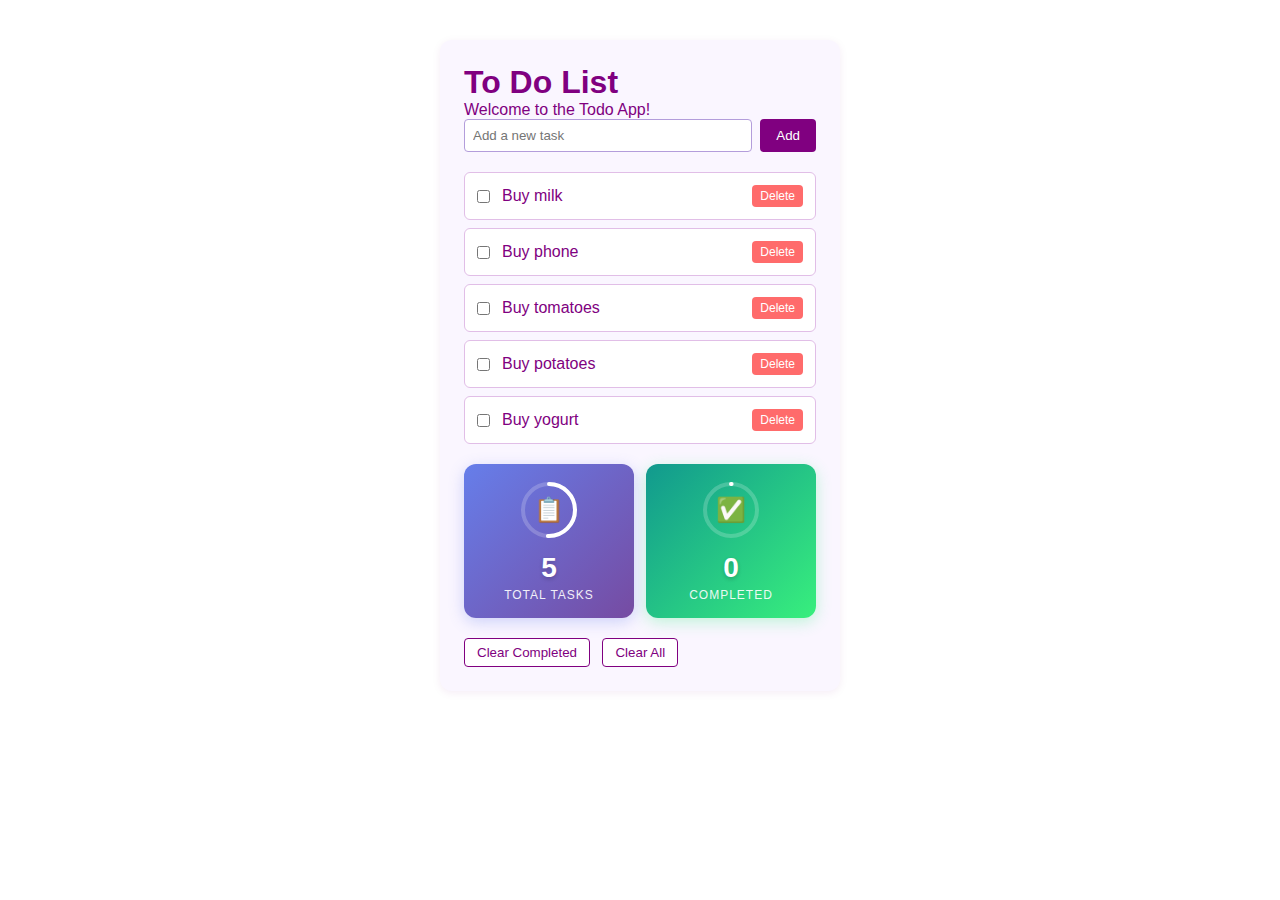
<file: DOM in JS/index.html>
<!DOCTYPE html>
<html lang="en">

<head>
  <meta charset="UTF-8">
  <meta name="viewport" content="width=device-width, initial-scale=1.0">
  <meta http-equiv="X-UA-Compatible" content="ie=edge">
  <title>Todo List App</title>
  <link rel="stylesheet" href="style.css">
</head>

<body>
<main class="todo-app">
  <header>
    <h1>To Do List</h1>
    <p>Welcome to the Todo App!</p>
  </header>

  <form class="todo-form">
    <input type="text" class="todo-input" placeholder="Add a new task" required>
    <button type="submit">Add</button>
  </form>

  <ul class="todo-list">
    <!-- Tasks will be dynamically added here -->
  </ul>

  <div class="todo-stats">
    <div class="stat-card">
      <div class="progress-ring">
        <svg>
          <circle class="bg-circle"></circle>
          <circle class="progress-circle" id="total-progress"></circle>
        </svg>
        <div class="stat-icon">📋</div>
      </div>
      <div class="stat-number total-tasks">0</div>
      <p class="stat-label">Total Tasks</p>
    </div>

    <div class="stat-card completed-card">
      <div class="progress-ring">
        <svg>
          <circle class="bg-circle"></circle>
          <circle class="progress-circle" id="completed-progress"></circle>
        </svg>
        <div class="stat-icon">✅</div>
      </div>
      <div class="stat-number completed-tasks">0</div>
      <p class="stat-label">Completed</p>
    </div>
  </div>

  <button class="clear-completed">Clear Completed</button>
  <button class="clear-all">Clear All</button>
</main>

<script src="script.js"></script>
</body>

</html>
</file>
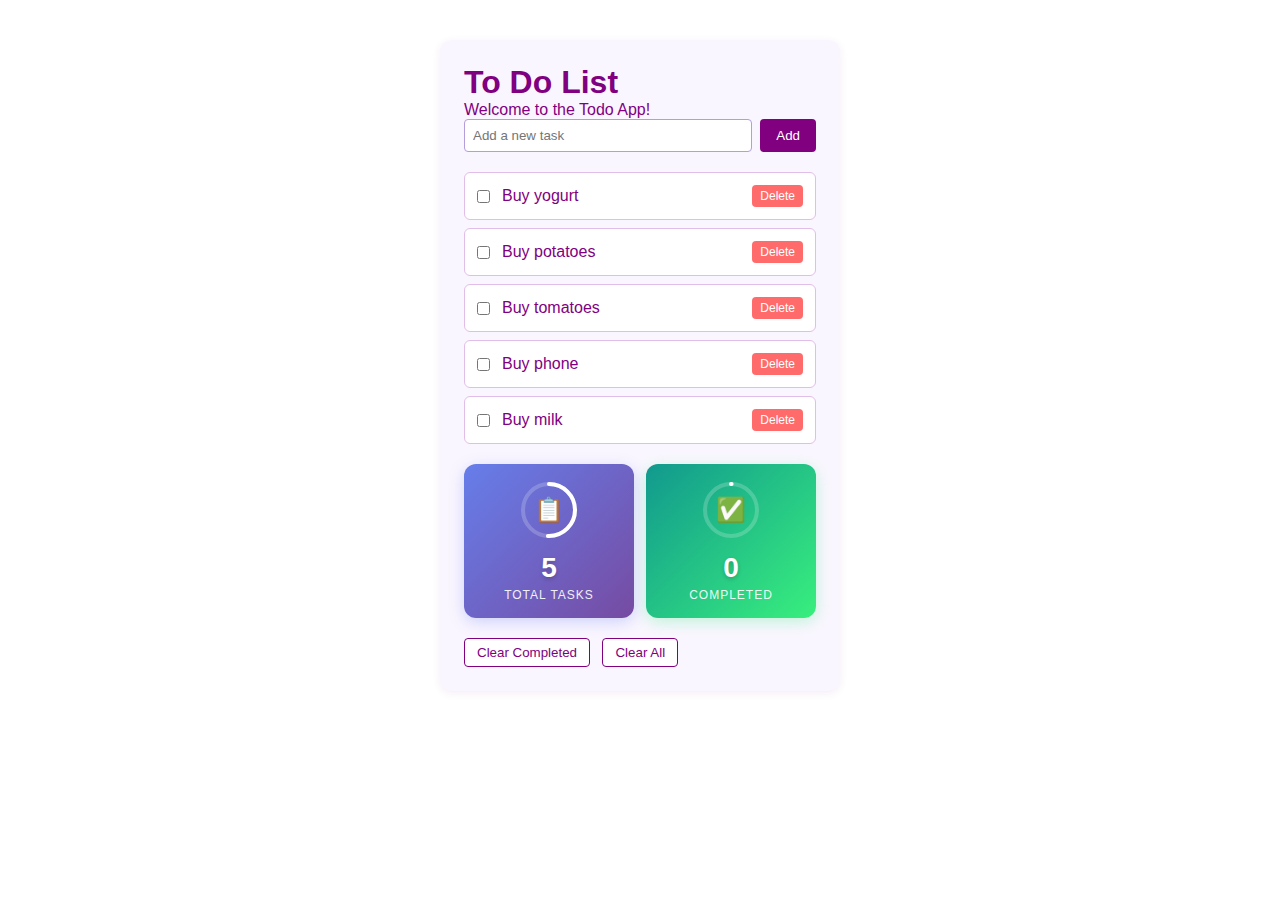
<file: Practic/index.html>
<!DOCTYPE html>
<html lang="en">

<head>
    <meta charset="UTF-8">
    <meta name="viewport" content="width=device-width, initial-scale=1.0">
    <meta http-equiv="X-UA-Compatible" content="ie=edge">
    <title>Todo List App</title>
    <link rel="stylesheet" href="style.css">
</head>

<body>
<main class="todo-app">
    <header>
        <h1>To Do List</h1>
        <p>Welcome to the Todo App!</p>
    </header>

    <form class="todo-form">
        <input type="text" class="todo-input" placeholder="Add a new task" required>
        <button type="submit">Add</button>
    </form>

    <ul class="todo-list">
        <!-- Tasks will be dynamically added here -->
    </ul>

    <div class="todo-stats">
        <div class="stat-card">
            <div class="progress-ring">
                <svg>
                    <circle class="bg-circle"></circle>
                    <circle class="progress-circle" id="total-progress"></circle>
                </svg>
                <div class="stat-icon">📋</div>
            </div>
            <div class="stat-number total-tasks">0</div>
            <p class="stat-label">Total Tasks</p>
        </div>

        <div class="stat-card completed-card">
            <div class="progress-ring">
                <svg>
                    <circle class="bg-circle"></circle>
                    <circle class="progress-circle" id="completed-progress"></circle>
                </svg>
                <div class="stat-icon">✅</div>
            </div>
            <div class="stat-number completed-tasks">0</div>
            <p class="stat-label">Completed</p>
        </div>
    </div>

    <button class="clear-completed">Clear Completed</button>
    <button class="clear-all">Clear All</button>
</main>

<script src="todo.js"></script>
</body>

</html>
</file>
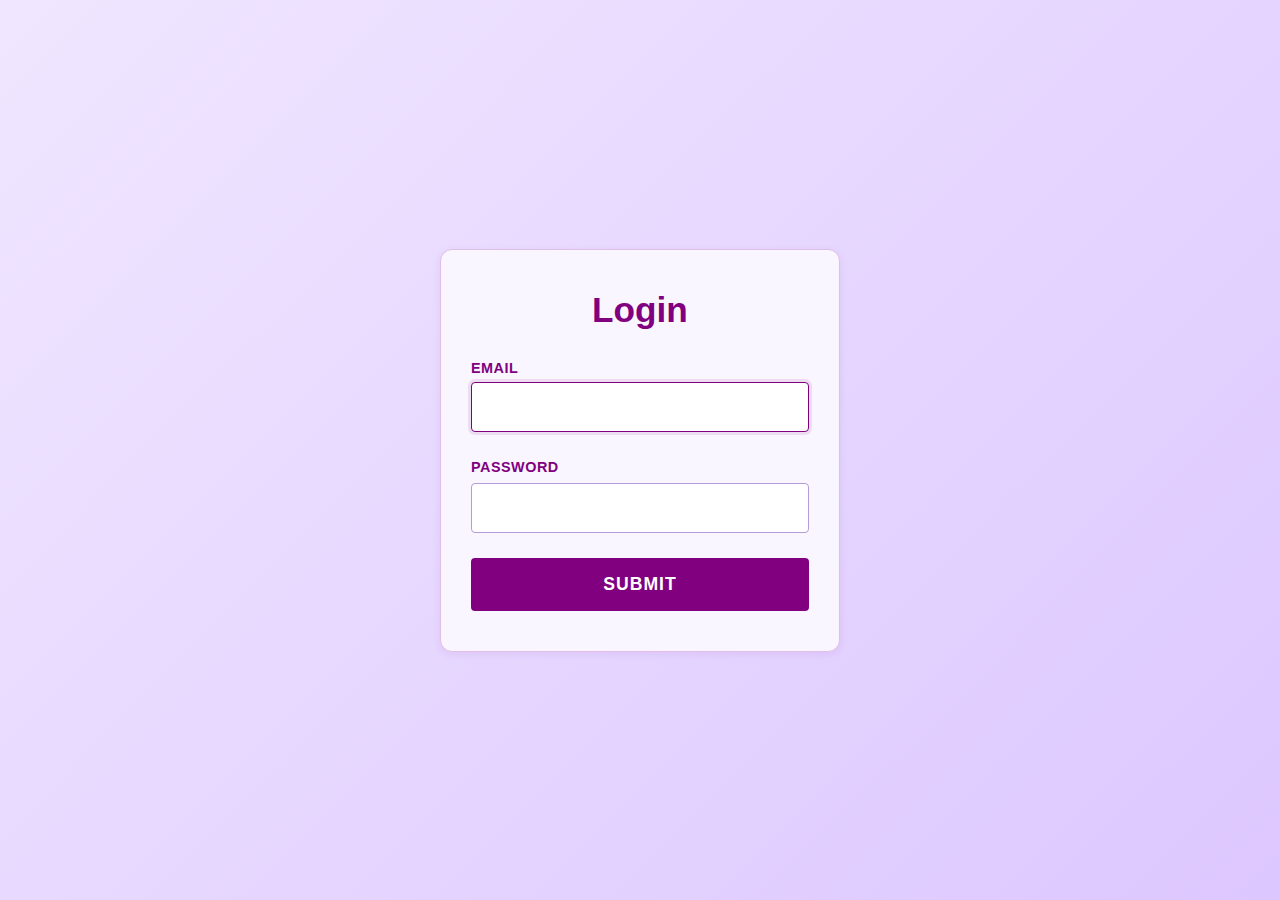
<file: DOM in JS/form.html>
<!DOCTYPE html>
<html lang="en">

<head>
    <meta charset="UTF-8">
    <meta name="viewport" content="width=device-width, initial-scale=1.0">
    <link rel="stylesheet" href="form.css">
    <title>Login</title>
</head>

<body>
<main class="page">
    <form class="login-form">
        <h1 class="form-title">Login</h1>
        <div class="form-control">
            <label for="email" class="form-label">Email</label>
            <input type="email" id="email" name="email" class="form-input" required>
            <span class="error-text error-text_email"></span>
        </div>
        <div class="form-control">
            <label for="password" class="form-label">Password</label>
            <input type="password" id="password" name="password" class="form-input" required>
            <span class="error-text error-text_password"></span>
        </div>
        <button class="submit-button" type="submit">Submit</button>
    </form>
</main>

<script src="form.js"></script>
</body>

</html>
</file>
<file: DOM in JS/style.css>
*{
    box-sizing: border-box;
    margin: 0;
    padding: 0;
}

main {
    font-family: Arial, sans-serif;
    color: purple;
    max-width: 400px;
    margin: 40px auto;
    padding: 24px;
    background: #faf6ff;
    border-radius: 12px;
    box-shadow: 0 2px 8px rgba(128, 0, 128, 0.08);
}

.todo-form {
    display: flex;
    gap: 8px;
    margin-bottom: 20px;
}

.todo-input {
    flex: 1;
    padding: 8px;
    border: 1px solid #b39ddb;
    border-radius: 4px;
    color: purple;
}

.todo-form button {
    background: purple;
    color: #fff;
    border: none;
    padding: 8px 16px;
    border-radius: 4px;
    cursor: pointer;
    transition: background 0.2s;
}

.todo-form button:hover {
    background: #6a0dad;
}

.todo-list {
    list-style: none;
    padding: 0;
    margin: 0 0 20px 0;
}

.todo-item {
    display: flex;
    align-items: center;
    padding: 12px;
    margin-bottom: 8px;
    border: 1px solid #e1bee7;
    border-radius: 6px;
    color: purple;
    background: white;
    transition: all 0.4s cubic-bezier(0.4, 0, 0.2, 1);
    transform: translateY(0);
    opacity: 1;
}

.todo-item:hover {
    transform: translateY(-2px);
    box-shadow: 0 2px 8px rgba(128, 0, 128, 0.15);
}

.todo-item.completed {
    text-decoration: line-through;
    opacity: 0.6;
    background: #f8f4fc;
    border-color: #d1c4e9;
    transform: translateY(0);
    animation: dropDown 0.6s ease-out forwards;
}

.todo-item.dropping {
    animation: smoothDrop 0.8s cubic-bezier(0.4, 0, 0.2, 1) forwards;
}

.todo-item.rising {
    animation: smoothRise 0.6s cubic-bezier(0.4, 0, 0.2, 1) forwards;
}

@keyframes dropDown {
    0% {
        transform: translateY(0) scale(1);
        opacity: 1;
    }

    50% {
        transform: translateY(10px) scale(0.98);
        opacity: 0.8;
    }

    100% {
        transform: translateY(20px) scale(0.96);
        opacity: 0.6;
    }
}

@keyframes smoothDrop {
    0% {
        transform: translateY(-10px) scale(1.02);
        opacity: 0.9;
    }

    50% {
        transform: translateY(5px) scale(0.99);
    }

    100% {
        transform: translateY(0) scale(1);
        opacity: 0.6;
    }
}

@keyframes smoothRise {
    0% {
        transform: translateY(20px) scale(0.96);
        opacity: 0.6;
    }

    50% {
        transform: translateY(-5px) scale(1.02);
        opacity: 0.8;
    }

    100% {
        transform: translateY(0) scale(1);
        opacity: 1;
    }
}

.todo-item.fade-in {
    animation: fadeInUp 0.5s ease-out forwards;
}

@keyframes fadeInUp {
    0% {
        opacity: 0;
        transform: translateY(20px);
    }

    100% {
        opacity: 1;
        transform: translateY(0);
    }
}

@keyframes fadeOut {
    0% {
        opacity: 1;
        transform: translateX(0) scale(1);
    }

    50% {
        opacity: 0.5;
        transform: translateX(-20px) scale(0.95);
    }

    100% {
        opacity: 0;
        transform: translateX(-50px) scale(0.8);
        height: 0;
        margin: 0;
        padding: 0;
    }
}

.todo-item input[type="checkbox"] {
    margin-right: 12px;
    accent-color: purple;
}

.todo-text {
    flex: 1;
}

.delete-btn {
    background: #ff6b6b;
    color: white;
    border: none;
    padding: 4px 8px;
    border-radius: 4px;
    cursor: pointer;
    font-size: 12px;
    margin-left: 8px;
}

.delete-btn:hover {
    background: #ff5252;
}

.todo-stats {
    margin-bottom: 20px;
    display: flex;
    gap: 12px;
    justify-content: space-between;
}

.stat-card {
    flex: 1;
    background: linear-gradient(135deg, #667eea 0%, #764ba2 100%);
    color: white;
    padding: 16px;
    border-radius: 12px;
    text-align: center;
    box-shadow: 0 4px 15px rgba(102, 126, 234, 0.3);
    transition: transform 0.3s ease, box-shadow 0.3s ease;
    position: relative;
    overflow: hidden;
}

.stat-card::before {
    content: '';
    position: absolute;
    top: -2px;
    left: -2px;
    right: -2px;
    bottom: -2px;
    background: linear-gradient(45deg, #ff6b6b, #4ecdc4, #45b7d1, #96ceb4, #ffeaa7, #dda0dd);
    border-radius: 12px;
    z-index: -1;
    animation: borderAnimation 3s linear infinite;
    opacity: 0;
}

.stat-card:hover::before {
    opacity: 1;
}

.stat-card:hover {
    transform: translateY(-3px);
    box-shadow: 0 8px 25px rgba(102, 126, 234, 0.4);
}

.stat-card.completed-card {
    background: linear-gradient(135deg, #11998e 0%, #38ef7d 100%);
    box-shadow: 0 4px 15px rgba(56, 239, 125, 0.3);
}

.stat-card.completed-card:hover {
    box-shadow: 0 8px 25px rgba(56, 239, 125, 0.4);
}

.stat-icon {
    font-size: 24px;
    margin-bottom: 8px;
    display: block;
    position: absolute;
    top: 50%;
    left: 50%;
    transform: translate(-50%, -50%);
}

.stat-number {
    font-size: 28px;
    font-weight: bold;
    margin: 8px 0 4px 0;
    text-shadow: 0 2px 4px rgba(0, 0, 0, 0.2);
}

.stat-label {
    font-size: 12px;
    text-transform: uppercase;
    letter-spacing: 1px;
    opacity: 0.9;
    margin: 0;
}

@keyframes borderAnimation {

    0%,
    100% {
        background-position: 0% 50%;
    }

    50% {
        background-position: 100% 50%;
    }
}

.progress-ring {
    width: 60px;
    height: 60px;
    margin: 0 auto 12px;
    position: relative;
}

.progress-ring svg {
    width: 100%;
    height: 100%;
    transform: rotate(-90deg);

}

.progress-ring circle {
    fill: none;
    stroke-width: 4;
    r: 26;
    cx: 30;
    cy: 30;
}

.progress-ring .bg-circle {
    stroke: rgba(255, 255, 255, 0.2);
}

.progress-ring .progress-circle {
    stroke: white;
    stroke-linecap: round;
    stroke-dasharray: 164;
    stroke-dashoffset: 164;
    transition: stroke-dashoffset 0.5s ease;
}

.clear-completed,
.clear-all {
    background: #fff;
    color: purple;
    border: 1px solid purple;
    padding: 6px 12px;
    border-radius: 4px;
    cursor: pointer;
    margin-right: 8px;
    transition: background 0.2s, color 0.2s;
}

.clear-completed:hover,
.clear-all:hover {
    background: purple;
    color: #fff;
}
</file>
<file: Practic/style.css>
*{
    box-sizing: border-box;
    margin: 0;
    padding: 0;
}

main {
    font-family: Arial, sans-serif;
    color: purple;
    max-width: 400px;
    margin: 40px auto;
    padding: 24px;
    background: #faf6ff;
    border-radius: 12px;
    box-shadow: 0 2px 8px rgba(128, 0, 128, 0.08);
}

.todo-form {
    display: flex;
    gap: 8px;
    margin-bottom: 20px;
}

.todo-input {
    flex: 1;
    padding: 8px;
    border: 1px solid #b39ddb;
    border-radius: 4px;
    color: purple;
}

.todo-form button {
    background: purple;
    color: #fff;
    border: none;
    padding: 8px 16px;
    border-radius: 4px;
    cursor: pointer;
    transition: background 0.2s;
}

.todo-form button:hover {
    background: #6a0dad;
}

.todo-list {
    list-style: none;
    padding: 0;
    margin: 0 0 20px 0;
}

.todo-item {
    display: flex;
    align-items: center;
    padding: 12px;
    margin-bottom: 8px;
    border: 1px solid #e1bee7;
    border-radius: 6px;
    color: purple;
    background: white;
    transition: all 0.4s cubic-bezier(0.4, 0, 0.2, 1);
    transform: translateY(0);
    opacity: 1;
}

.todo-item:hover {
    transform: translateY(-2px);
    box-shadow: 0 2px 8px rgba(128, 0, 128, 0.15);
}

.todo-item.completed {
    text-decoration: line-through;
    opacity: 0.6;
    background: #f8f4fc;
    border-color: #d1c4e9;
    transform: translateY(0);
    animation: dropDown 0.6s ease-out forwards;
}

.todo-item.dropping {
    animation: smoothDrop 0.8s cubic-bezier(0.4, 0, 0.2, 1) forwards;
}

.todo-item.rising {
    animation: smoothRise 0.6s cubic-bezier(0.4, 0, 0.2, 1) forwards;
}

@keyframes dropDown {
    0% {
        transform: translateY(0) scale(1);
        opacity: 1;
    }

    50% {
        transform: translateY(10px) scale(0.98);
        opacity: 0.8;
    }

    100% {
        transform: translateY(20px) scale(0.96);
        opacity: 0.6;
    }
}

@keyframes smoothDrop {
    0% {
        transform: translateY(-10px) scale(1.02);
        opacity: 0.9;
    }

    50% {
        transform: translateY(5px) scale(0.99);
    }

    100% {
        transform: translateY(0) scale(1);
        opacity: 0.6;
    }
}

@keyframes smoothRise {
    0% {
        transform: translateY(20px) scale(0.96);
        opacity: 0.6;
    }

    50% {
        transform: translateY(-5px) scale(1.02);
        opacity: 0.8;
    }

    100% {
        transform: translateY(0) scale(1);
        opacity: 1;
    }
}

.todo-item.fade-in {
    animation: fadeInUp 0.5s ease-out forwards;
}

@keyframes fadeInUp {
    0% {
        opacity: 0;
        transform: translateY(20px);
    }

    100% {
        opacity: 1;
        transform: translateY(0);
    }
}

@keyframes fadeOut {
    0% {
        opacity: 1;
        transform: translateX(0) scale(1);
    }

    50% {
        opacity: 0.5;
        transform: translateX(-20px) scale(0.95);
    }

    100% {
        opacity: 0;
        transform: translateX(-50px) scale(0.8);
        height: 0;
        margin: 0;
        padding: 0;
    }
}

.todo-item input[type="checkbox"] {
    margin-right: 12px;
    accent-color: purple;
}

.todo-text {
    flex: 1;
}

.delete-btn {
    background: #ff6b6b;
    color: white;
    border: none;
    padding: 4px 8px;
    border-radius: 4px;
    cursor: pointer;
    font-size: 12px;
    margin-left: 8px;
}

.delete-btn:hover {
    background: #ff5252;
}

.todo-stats {
    margin-bottom: 20px;
    display: flex;
    gap: 12px;
    justify-content: space-between;
}

.stat-card {
    flex: 1;
    background: linear-gradient(135deg, #667eea 0%, #764ba2 100%);
    color: white;
    padding: 16px;
    border-radius: 12px;
    text-align: center;
    box-shadow: 0 4px 15px rgba(102, 126, 234, 0.3);
    transition: transform 0.3s ease, box-shadow 0.3s ease;
    position: relative;
    overflow: hidden;
}

.stat-card::before {
    content: '';
    position: absolute;
    top: -2px;
    left: -2px;
    right: -2px;
    bottom: -2px;
    background: linear-gradient(45deg, #ff6b6b, #4ecdc4, #45b7d1, #96ceb4, #ffeaa7, #dda0dd);
    border-radius: 12px;
    z-index: -1;
    animation: borderAnimation 3s linear infinite;
    opacity: 0;
}

.stat-card:hover::before {
    opacity: 1;
}

.stat-card:hover {
    transform: translateY(-3px);
    box-shadow: 0 8px 25px rgba(102, 126, 234, 0.4);
}

.stat-card.completed-card {
    background: linear-gradient(135deg, #11998e 0%, #38ef7d 100%);
    box-shadow: 0 4px 15px rgba(56, 239, 125, 0.3);
}

.stat-card.completed-card:hover {
    box-shadow: 0 8px 25px rgba(56, 239, 125, 0.4);
}

.stat-icon {
    font-size: 24px;
    margin-bottom: 8px;
    display: block;
    position: absolute;
    top: 50%;
    left: 50%;
    transform: translate(-50%, -50%);
}

.stat-number {
    font-size: 28px;
    font-weight: bold;
    margin: 8px 0 4px 0;
    text-shadow: 0 2px 4px rgba(0, 0, 0, 0.2);
}

.stat-label {
    font-size: 12px;
    text-transform: uppercase;
    letter-spacing: 1px;
    opacity: 0.9;
    margin: 0;
}

@keyframes borderAnimation {

    0%,
    100% {
        background-position: 0% 50%;
    }

    50% {
        background-position: 100% 50%;
    }
}

.progress-ring {
    width: 60px;
    height: 60px;
    margin: 0 auto 12px;
    position: relative;
}

.progress-ring svg {
    width: 100%;
    height: 100%;
    transform: rotate(-90deg);

}

.progress-ring circle {
    fill: none;
    stroke-width: 4;
    r: 26;
    cx: 30;
    cy: 30;
}

.progress-ring .bg-circle {
    stroke: rgba(255, 255, 255, 0.2);
}

.progress-ring .progress-circle {
    stroke: white;
    stroke-linecap: round;
    stroke-dasharray: 164;
    stroke-dashoffset: 164;
    transition: stroke-dashoffset 0.5s ease;
}

.clear-completed,
.clear-all {
    background: #fff;
    color: purple;
    border: 1px solid purple;
    padding: 6px 12px;
    border-radius: 4px;
    cursor: pointer;
    margin-right: 8px;
    transition: background 0.2s, color 0.2s;
}

.clear-completed:hover,
.clear-all:hover {
    background: purple;
    color: #fff;
}
</file>
<file: DOM in JS/form.css>
* {
    margin: 0;
    padding: 0;
    box-sizing: border-box;
}

body {
    font-family: Arial, sans-serif;
    background: linear-gradient(135deg, #f0e6ff 0%, #e6d7ff 50%, #ddc7ff 100%);
    min-height: 100vh;
    display: flex;
    align-items: center;
    justify-content: center;
    padding: 20px;
}

.page {
    width: 100%;
    max-width: 400px;
}

.login-form {
    background: #faf6ff;
    border-radius: 12px;
    padding: 40px 30px;
    box-shadow: 0 2px 8px rgba(128, 0, 128, 0.08);
    border: 1px solid #e1bee7;
    transition: transform 0.3s ease, box-shadow 0.3s ease;
}

.login-form:hover {
    transform: translateY(-2px);
    box-shadow: 0 4px 15px rgba(128, 0, 128, 0.15);
}

.form-title {
    text-align: center;
    color: purple;
    font-size: 2.2rem;
    font-weight: 700;
    margin-bottom: 30px;
}

.form-control {
    margin-bottom: 25px;
    position: relative;
}

.form-label {
    display: block;
    color: purple;
    font-weight: 600;
    margin-bottom: 8px;
    font-size: 0.9rem;
    text-transform: uppercase;
    letter-spacing: 0.5px;
}

.form-input {
    width: 100%;
    padding: 15px 20px;
    border: 1px solid #b39ddb;
    border-radius: 4px;
    font-size: 1rem;
    background: white;
    color: purple;
    transition: all 0.3s ease;
    outline: none;
}

.form-input:focus {
    border-color: purple;
    background: white;
    box-shadow: 0 0 0 3px rgba(128, 0, 128, 0.1);
    transform: translateY(-2px);
}

.form-input:hover {
    border-color: #6a0dad;
}

.form-input.error {
    border-color: #ff6b6b;
    background: #fff5f5;
    animation: shake 0.5s ease-in-out;
}

.form-input.success {
    border-color: #38ef7d;
    background: #f0fff4;
}

@keyframes shake {

    0%,
    100% {
        transform: translateX(0);
    }

    25% {
        transform: translateX(-5px);
    }

    75% {
        transform: translateX(5px);
    }
}

.error-text {
    display: block;
    color: #ff6b6b;
    font-size: 0.8rem;
    margin-top: 8px;
    padding-left: 5px;
    opacity: 0;
    transform: translateY(-10px);
    transition: all 0.3s ease;
}

.error-text.show {
    opacity: 1;
    transform: translateY(0);
}

.submit-button {
    width: 100%;
    padding: 16px;
    background: purple;
    color: white;
    border: none;
    border-radius: 4px;
    font-size: 1.1rem;
    font-weight: 600;
    cursor: pointer;
    transition: all 0.3s ease;
    text-transform: uppercase;
    letter-spacing: 1px;
    position: relative;
    overflow: hidden;
}

.submit-button:hover {
    background: #6a0dad;
    transform: translateY(-2px);
    box-shadow: 0 4px 15px rgba(128, 0, 128, 0.3);
}

.submit-button:active {
    transform: translateY(0);
}

.submit-button:disabled {
    background: #b39ddb;
    cursor: not-allowed;
    transform: none;
    box-shadow: none;
}

.submit-button::before {
    content: '';
    position: absolute;
    top: 0;
    left: -100%;
    width: 100%;
    height: 100%;
    background: linear-gradient(90deg, transparent, rgba(255, 255, 255, 0.2), transparent);
    transition: left 0.5s;
}

.submit-button:hover::before {
    left: 100%;
}

/* Анимация загрузки */
.loading {
    position: relative;
    color: transparent;
}

.loading::after {
    content: '';
    position: absolute;
    top: 50%;
    left: 50%;
    width: 20px;
    height: 20px;
    margin-top: -10px;
    margin-left: -10px;
    border: 2px solid #ffffff;
    border-top: 2px solid transparent;
    border-radius: 50%;
    animation: spin 1s linear infinite;
}

@keyframes spin {
    0% {
        transform: rotate(0deg);
    }

    100% {
        transform: rotate(360deg);
    }
}

/* Уведомления */
.notification {
    position: fixed;
    top: 20px;
    right: 20px;
    padding: 15px 20px;
    border-radius: 10px;
    color: white;
    font-weight: 600;
    z-index: 1000;
    transform: translateX(100%);
    transition: transform 0.3s ease;
}

.notification.show {
    transform: translateX(0);
}

.notification.success {
    background: linear-gradient(135deg, #11998e 0%, #38ef7d 100%);
}

.notification.error {
    background: #ff6b6b;
}

/* Темная тема */
@media (prefers-color-scheme: dark) {
    body {
        background: linear-gradient(135deg, #2d1b69 0%, #1a0d40 50%, #0f0624 100%);
    }

    .login-form {
        background: #1a0d40;
        color: #e6d7ff;
        border-color: #6a0dad;
    }

    .form-title {
        color: #e6d7ff;
    }

    .form-label {
        color: #b39ddb;
    }

    .form-input {
        background: #2d1b69;
        color: #e6d7ff;
        border-color: #6a0dad;
    }

    .form-input:focus {
        background: #2d1b69;
        border-color: #b39ddb;
    }
}

/* Адаптивность */
@media (max-width: 480px) {
    .page {
        padding: 10px;
    }

    .login-form {
        padding: 30px 20px;
        border-radius: 15px;
    }

    .form-title {
        font-size: 1.8rem;
    }
}
</file>
